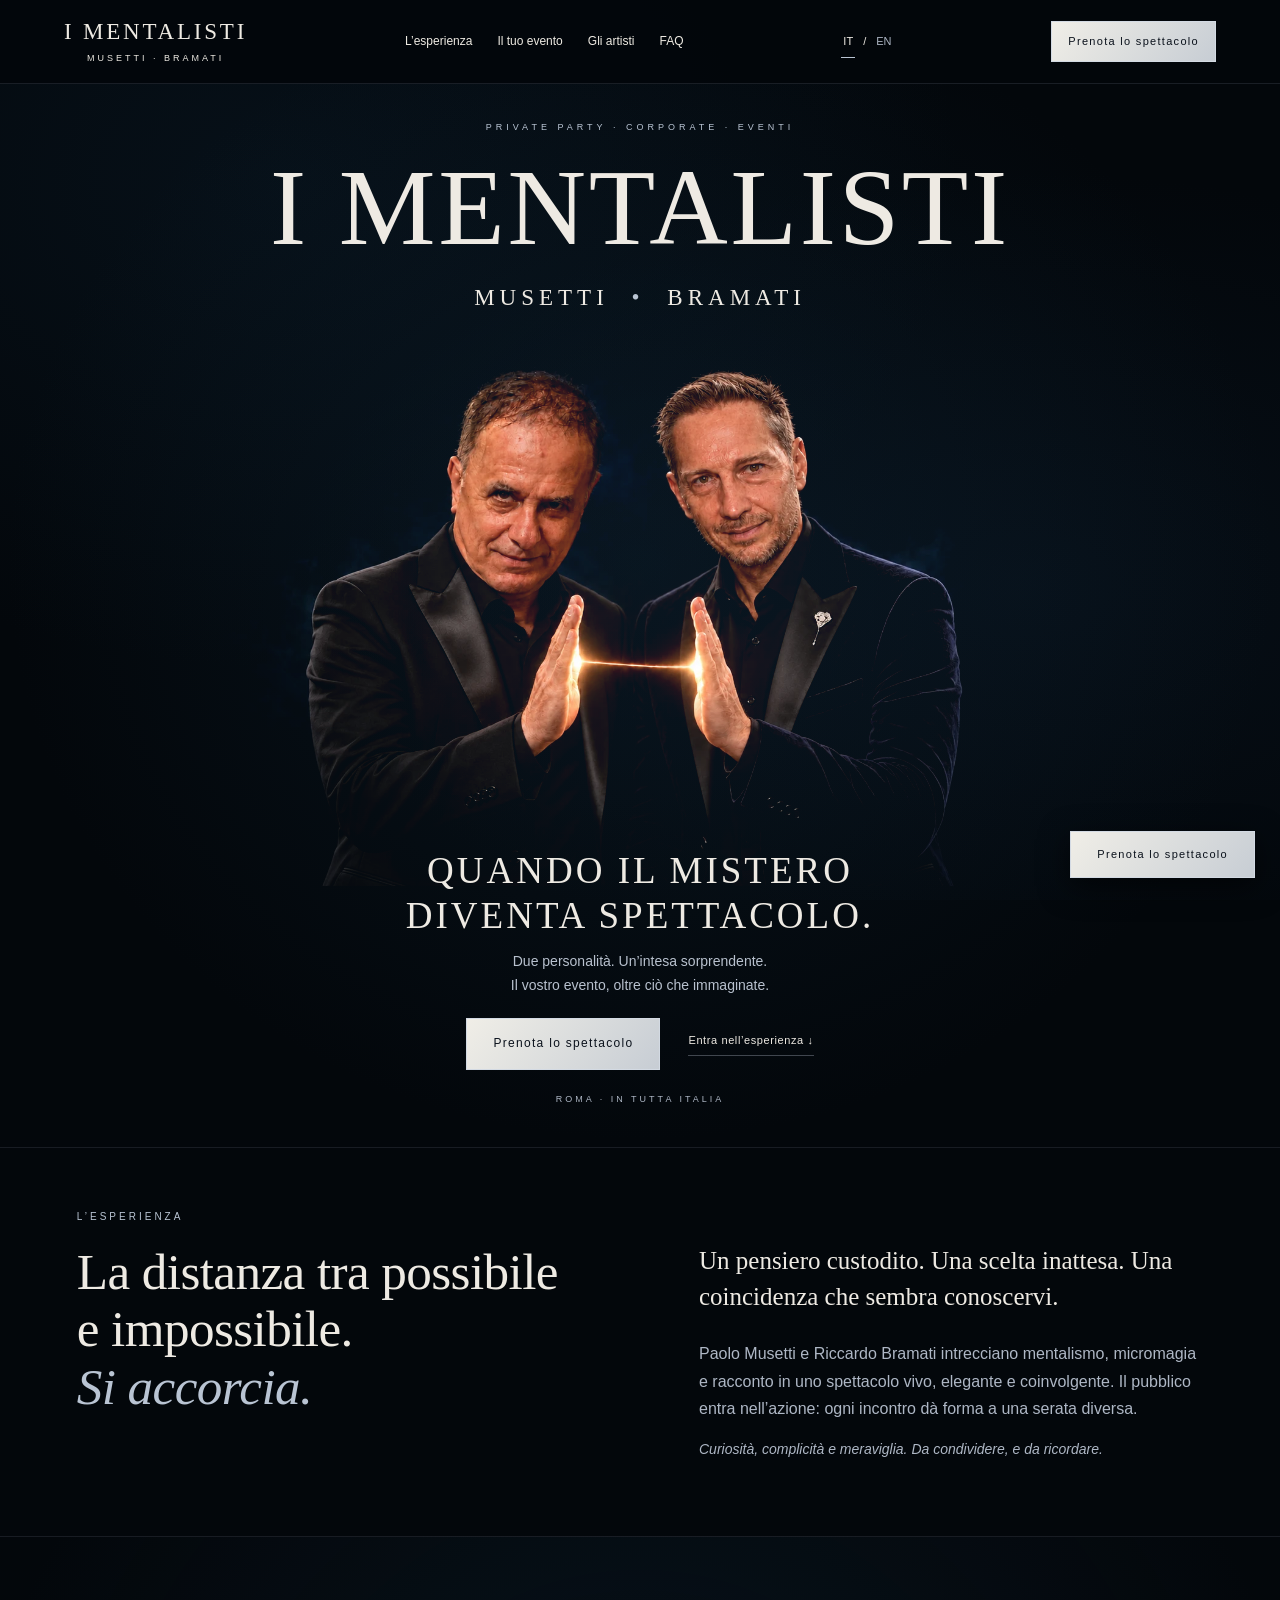
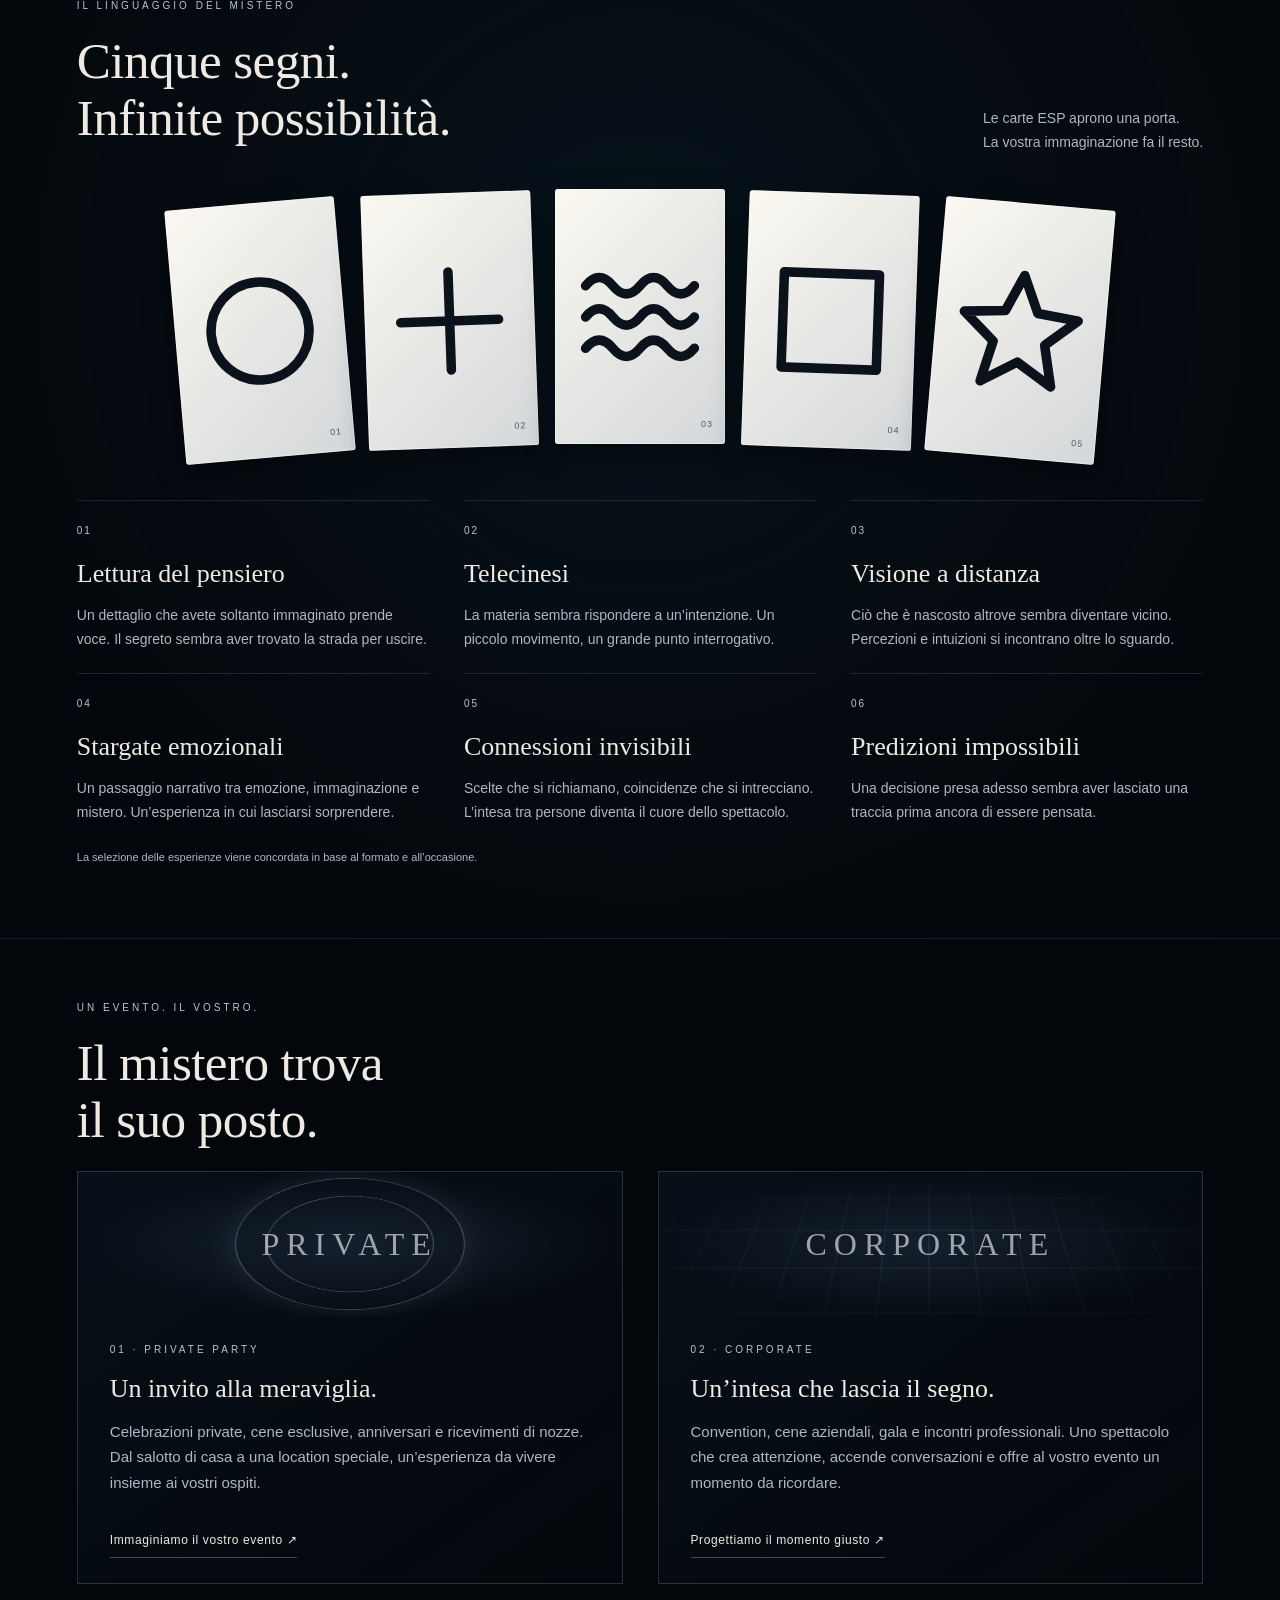
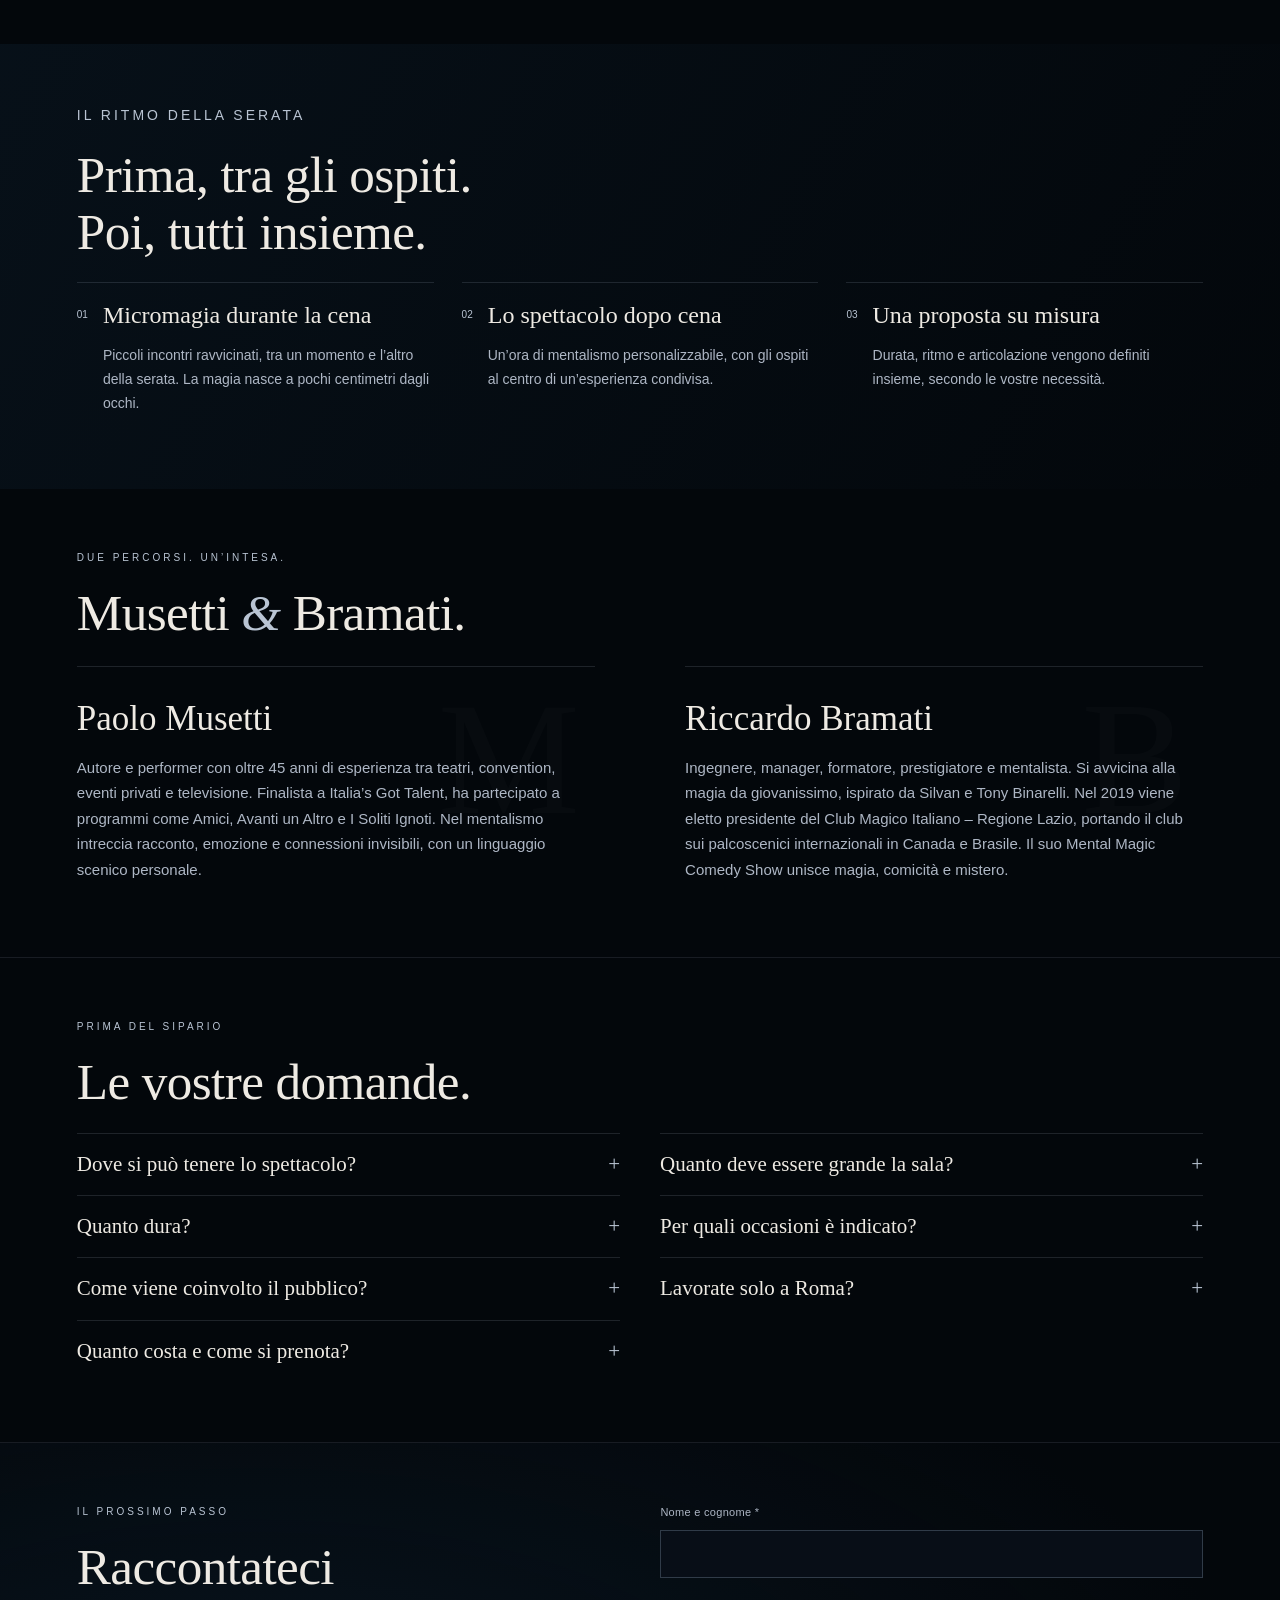
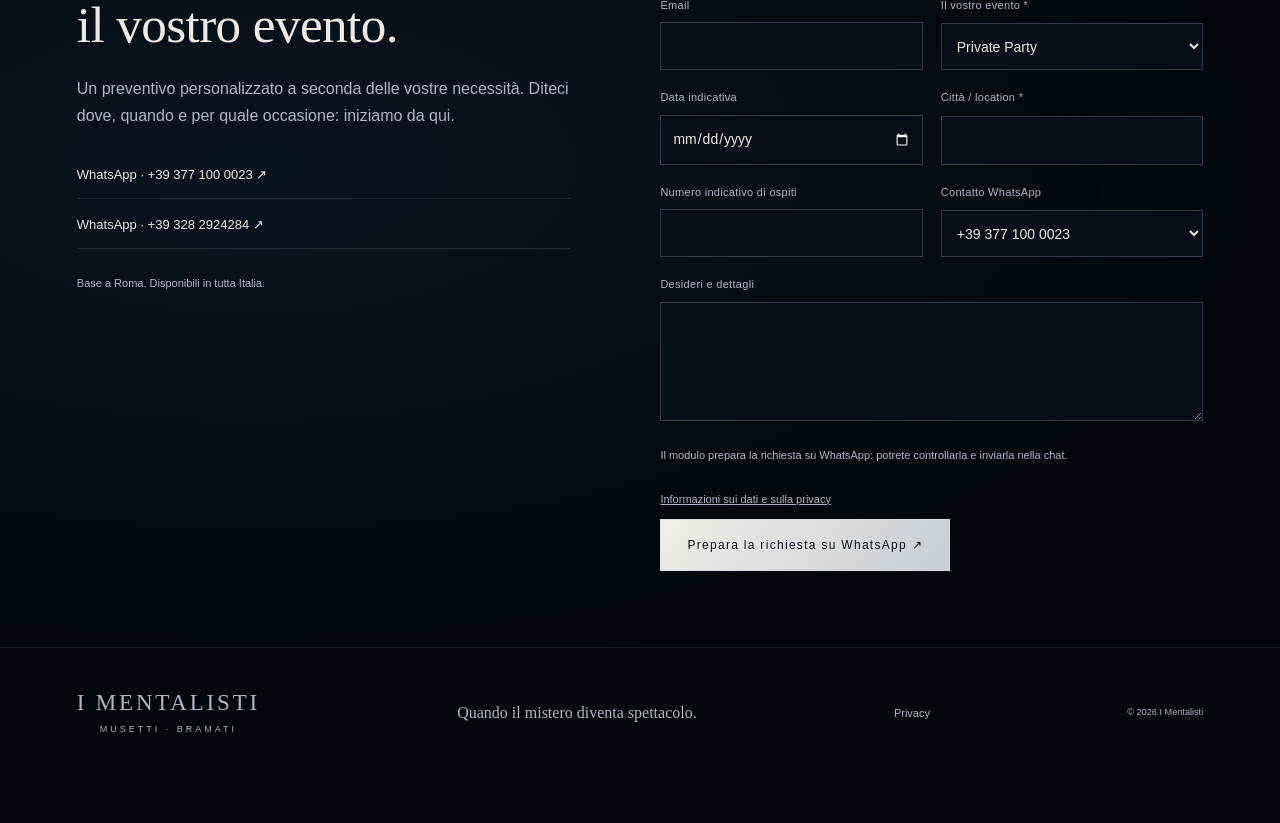
<file: index.html>
<!doctype html>
<html lang="it"><head><meta charset="utf-8"><meta name="viewport" content="width=device-width, initial-scale=1"><title>I Mentalisti — Musetti • Bramati | Eventi privati e corporate</title><meta name="description" content="Paolo Musetti e Riccardo Bramati: micromagia durante la cena e un'ora di mentalismo personalizzabile. Private Party e Corporate. Roma e tutta Italia."><meta name="theme-color" content="#080d14"><meta property="og:title" content="I Mentalisti — Quando il mistero diventa spettacolo"><meta property="og:description" content="Musetti • Bramati. Mentalismo per eventi privati e corporate, a Roma e in tutta Italia."><meta property="og:type" content="website"><meta property="og:image" content="https://magopaolo-blip.github.io/i-mentalisti/assets/hero-mentalisti.webp"><link rel="stylesheet" href="assets/style.css?v=4"><link rel="icon" href="assets/favicon.svg"><script src="assets/site.js" defer></script></head>
<body><a class="skip" href="#main">Salta al contenuto</a>
<header><a href="#" class="wordmark">I MENTALISTI<span>MUSETTI · BRAMATI</span></a><nav aria-label="Menu"><a href="#esperienza" data-i="nav1">L’esperienza</a><a href="#occasioni" data-i="nav2">Il tuo evento</a><a href="#artisti" data-i="nav3">Gli artisti</a><a href="#faq">FAQ</a></nav><div class="languages" aria-label="Language"><button type="button" data-lang="it" aria-pressed="true">IT</button><span>/</span><button type="button" data-lang="en" aria-pressed="false">EN</button></div><a class="button small" href="#contatti" data-i="book">Prenota lo spettacolo</a></header>
<main id="main">
<section class="hero hero-cinematic"><div class="hero-identity"><p class="eyebrow" data-i="heroEye">PRIVATE PARTY · CORPORATE · EVENTI</p><h1>I MENTALISTI</h1><p class="names">MUSETTI <span>•</span> BRAMATI</p></div><div class="hero-portrait"><img src="assets/hero-mentalisti.webp" width="1680" height="945" alt="Musetti e Bramati a mezzo busto: un filo luminoso collega i loro palmi" fetchpriority="high"></div><div class="hero-invitation"><h2 data-i="heroTitle">Quando il mistero <br>diventa spettacolo.</h2><p class="lead" data-i="heroLead">Due personalità. Un’intesa sorprendente. <br>Il vostro evento, oltre ciò che immaginate.</p><div class="hero-actions"><a class="button" href="#contatti" data-i="book">Prenota lo spettacolo</a><a class="text-link" href="#esperienza" data-i="discover">Entra nell’esperienza ↓</a></div><p class="hero-note" data-i="where">ROMA · IN TUTTA ITALIA</p></div></section>
<section class="intro section" id="esperienza"><p class="eyebrow" data-i="introEye">L’ESPERIENZA</p><div class="editorial"><h2 data-i="introTitle">La distanza tra possibile<br>e impossibile.<br><em>Si accorcia.</em></h2><div><p class="large" data-i="introLead">Un pensiero custodito. Una scelta inattesa. Una coincidenza che sembra conoscervi.</p><p data-i="introBody">Paolo Musetti e Riccardo Bramati intrecciano mentalismo, micromagia e racconto in uno spettacolo vivo, elegante e coinvolgente. Il pubblico entra nell’azione: ogni incontro dà forma a una serata diversa.</p><p class="quiet" data-i="introEnd">Curiosità, complicità e meraviglia. Da condividere, e da ricordare.</p></div></div></section>
<section class="mysteries section"><div class="section-heading"><div><p class="eyebrow" data-i="expEye">IL LINGUAGGIO DEL MISTERO</p><h2 data-i="expTitle">Cinque segni.<br>Infinite possibilità.</h2></div><p data-i="expLead">Le carte ESP aprono una porta.<br>La vostra immaginazione fa il resto.</p></div><div class="esp-cards" aria-hidden="true"><div><svg viewBox="0 0 100 100" xmlns="http://www.w3.org/2000/svg"><circle cx="50" cy="50" r="36"/></svg><small>01</small></div><div><svg viewBox="0 0 100 100" xmlns="http://www.w3.org/2000/svg"><path d="M50 14V86M14 50H86"/></svg><small>02</small></div><div><svg viewBox="0 0 100 100" xmlns="http://www.w3.org/2000/svg"><path d="M10 27Q20 15 30 27T50 27T70 27T90 27M10 50Q20 38 30 50T50 50T70 50T90 50M10 73Q20 61 30 73T50 73T70 73T90 73"/></svg><small>03</small></div><div><svg viewBox="0 0 100 100" xmlns="http://www.w3.org/2000/svg"><rect x="15" y="15" width="70" height="70"/></svg><small>04</small></div><div><svg viewBox="0 0 100 100" xmlns="http://www.w3.org/2000/svg"><path d="M50 9 62 36 92 39 69 59 76 89 50 73 24 89 31 59 8 39 38 36Z"/></svg><small>05</small></div></div><div class="effects"><article><span class="number">01</span><h3 data-i="e1">Lettura del pensiero</h3><p data-i="e1p">Un dettaglio che avete soltanto immaginato prende voce. Il segreto sembra aver trovato la strada per uscire.</p></article><article><span class="number">02</span><h3 data-i="e2">Telecinesi</h3><p data-i="e2p">La materia sembra rispondere a un’intenzione. Un piccolo movimento, un grande punto interrogativo.</p></article><article><span class="number">03</span><h3 data-i="e3">Visione a distanza</h3><p data-i="e3p">Ciò che è nascosto altrove sembra diventare vicino. Percezioni e intuizioni si incontrano oltre lo sguardo.</p></article><article><span class="number">04</span><h3 data-i="e4">Stargate emozionali</h3><p data-i="e4p">Un passaggio narrativo tra emozione, immaginazione e mistero. Un’esperienza in cui lasciarsi sorprendere.</p></article><article><span class="number">05</span><h3 data-i="e5">Connessioni invisibili</h3><p data-i="e5p">Scelte che si richiamano, coincidenze che si intrecciano. L’intesa tra persone diventa il cuore dello spettacolo.</p></article><article><span class="number">06</span><h3 data-i="e6">Predizioni impossibili</h3><p data-i="e6p">Una decisione presa adesso sembra aver lasciato una traccia prima ancora di essere pensata.</p></article></div><p class="fine" data-i="repertoire">La selezione delle esperienze viene concordata in base al formato e all’occasione.</p></section>
<section class="section" id="occasioni"><p class="eyebrow" data-i="eventEye">UN EVENTO. IL VOSTRO.</p><h2 class="event-heading" data-i="eventTitle">Il mistero trova<br>il suo posto.</h2><div class="formats"><article class="format private"><div class="format-art" aria-hidden="true"><div class="orbit"></div><span>PRIVATE</span></div><p class="eyebrow">01 · PRIVATE PARTY</p><h3 data-i="privateTitle">Un invito alla meraviglia.</h3><p data-i="privateBody">Celebrazioni private, cene esclusive, anniversari e ricevimenti di nozze. Dal salotto di casa a una location speciale, un’esperienza da vivere insieme ai vostri ospiti.</p><a class="text-link" href="#contatti" data-format="Private Party" data-i="privateCta">Immaginiamo il vostro evento ↗</a></article><article class="format corporate"><div class="format-art" aria-hidden="true"><div class="grid-art"></div><span>CORPORATE</span></div><p class="eyebrow">02 · CORPORATE</p><h3 data-i="corporateTitle">Un’intesa che lascia il segno.</h3><p data-i="corporateBody">Convention, cene aziendali, gala e incontri professionali. Uno spettacolo che crea attenzione, accende conversazioni e offre al vostro evento un momento da ricordare.</p><a class="text-link" href="#contatti" data-format="Corporate" data-i="corporateCta">Progettiamo il momento giusto ↗</a></article></div></section>
<section class="journey section"><div><p class="eyebrow" data-i="journeyEye">IL RITMO DELLA SERATA</p><h2 data-i="journeyTitle">Prima, tra gli ospiti.<br>Poi, tutti insieme.</h2></div><div class="journey-steps"><article><span>01</span><div><h3 data-i="j1">Micromagia durante la cena</h3><p data-i="j1p">Piccoli incontri ravvicinati, tra un momento e l’altro della serata. La magia nasce a pochi centimetri dagli occhi.</p></div></article><article><span>02</span><div><h3 data-i="j2">Lo spettacolo dopo cena</h3><p data-i="j2p">Un’ora di mentalismo personalizzabile, con gli ospiti al centro di un’esperienza condivisa.</p></div></article><article><span>03</span><div><h3 data-i="j3">Una proposta su misura</h3><p data-i="j3p">Durata, ritmo e articolazione vengono definiti insieme, secondo le vostre necessità.</p></div></article></div></section>
<section class="section artists" id="artisti"><p class="eyebrow" data-i="artistsEye">DUE PERCORSI. UN’INTESA.</p><h2 data-i="artistsTitle">Musetti <em>&</em> Bramati.</h2><div class="bios"><article><span class="initial" aria-hidden="true">M</span><h3>Paolo Musetti</h3><p data-i="bio1">Autore e performer con oltre 45 anni di esperienza tra teatri, convention, eventi privati e televisione. Finalista a Italia’s Got Talent, ha partecipato a programmi come Amici, Avanti un Altro e I Soliti Ignoti. Nel mentalismo intreccia racconto, emozione e connessioni invisibili, con un linguaggio scenico personale.</p></article><article><span class="initial" aria-hidden="true">B</span><h3>Riccardo Bramati</h3><p data-i="bio2">Ingegnere, manager, formatore, prestigiatore e mentalista. Si avvicina alla magia da giovanissimo, ispirato da Silvan e Tony Binarelli. Nel 2019 viene eletto presidente del Club Magico Italiano – Regione Lazio, portando il club sui palcoscenici internazionali in Canada e Brasile. Il suo Mental Magic Comedy Show unisce magia, comicità e mistero.</p></article></div></section>
<section class="section faq" id="faq"><div><p class="eyebrow" data-i="faqEye">PRIMA DEL SIPARIO</p><h2 data-i="faqTitle">Le vostre domande.</h2></div><div class="faq-list"></div></section>
<section class="section contact" id="contatti"><div><p class="eyebrow" data-i="contactEye">IL PROSSIMO PASSO</p><h2 data-i="contactTitle">Raccontateci<br>il vostro evento.</h2><p data-i="contactBody">Un preventivo personalizzato a seconda delle vostre necessità. Diteci dove, quando e per quale occasione: iniziamo da qui.</p><div class="contact-links"><a href="https://wa.me/393771000023" target="_blank" rel="noopener">WhatsApp · +39 377 100 0023 ↗</a><a href="https://wa.me/393282924284" target="_blank" rel="noopener">WhatsApp · +39 328 2924284 ↗</a></div><p class="fine" data-i="contactWhere">Base a Roma. Disponibili in tutta Italia.</p></div><form id="enquiry"><div class="field"><label for="name" data-i="name">Nome e cognome *</label><input id="name" name="name" autocomplete="name" required maxlength="100"></div><div class="row"><div class="field"><label for="email">Email</label><input id="email" name="email" type="email" autocomplete="email" maxlength="254"></div><div class="field"><label for="type" data-i="type">Il vostro evento *</label><select id="type" name="type" required><option>Private Party</option><option>Corporate</option><option value="Other" data-i="other">Altro</option></select></div></div><div class="row"><div class="field"><label for="date" data-i="date">Data indicativa</label><input id="date" name="date" type="date"></div><div class="field"><label for="city" data-i="city">Città / location *</label><input id="city" name="city" required maxlength="200"></div></div><div class="row"><div class="field"><label for="guests" data-i="guests">Numero indicativo di ospiti</label><input id="guests" name="guests" type="number" min="1" max="100000"></div><div class="field"><label for="recipient" data-i="recipient">Contatto WhatsApp</label><select id="recipient" name="recipient"><option value="393771000023">+39 377 100 0023</option><option value="393282924284">+39 328 2924284</option></select></div></div><div class="field"><label for="message" data-i="message">Desideri e dettagli</label><textarea id="message" name="message" rows="4" maxlength="4000"></textarea></div><p class="fine" data-i="formNote">Il modulo prepara la richiesta su WhatsApp: potrete controllarla e inviarla nella chat.</p><p class="fine"><a href="privacy.html" data-i="privacyLink">Informazioni sui dati e sulla privacy</a></p><button class="button" type="submit" data-i="submit">Prepara la richiesta su WhatsApp ↗</button><p id="form-status" role="status"></p></form></section>
</main><footer><a class="wordmark" href="#">I MENTALISTI<span>MUSETTI · BRAMATI</span></a><p data-i="footer">Quando il mistero diventa spettacolo.</p><a href="privacy.html">Privacy</a><small>© <span id="year"></span> I Mentalisti</small></footer><a class="floating-book button" href="#contatti" data-i="book">Prenota lo spettacolo</a></body></html>
</file>
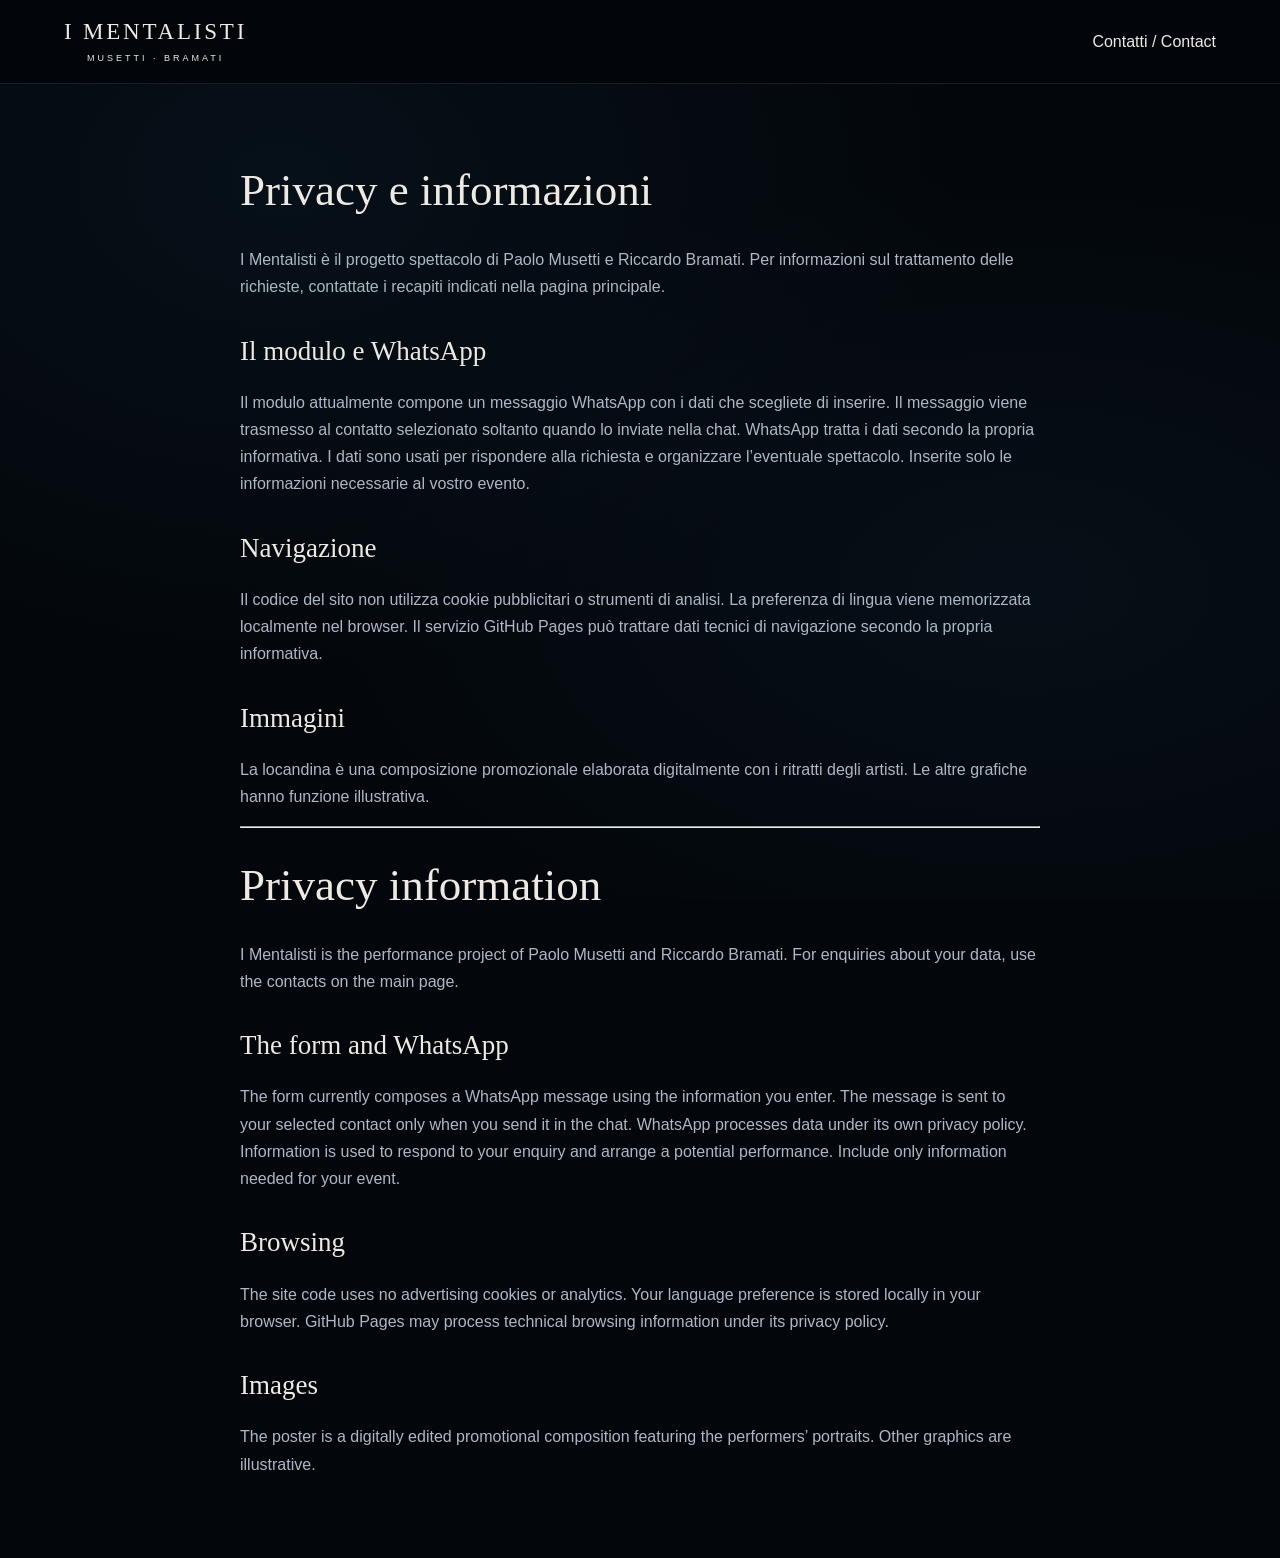
<file: privacy.html>
<!doctype html><html lang="it"><head><meta charset="utf-8"><meta name="viewport" content="width=device-width,initial-scale=1"><title>Privacy | I Mentalisti</title><meta name="robots" content="noindex"><link rel="stylesheet" href="assets/style.css"></head><body><header><a class="wordmark" href="index.html">I MENTALISTI<span>MUSETTI · BRAMATI</span></a><a href="index.html#contatti">Contatti / Contact</a></header><main class="legal"><h1>Privacy e informazioni</h1><p>I Mentalisti è il progetto spettacolo di Paolo Musetti e Riccardo Bramati. Per informazioni sul trattamento delle richieste, contattate i recapiti indicati nella pagina principale.</p><h2>Il modulo e WhatsApp</h2><p>Il modulo attualmente compone un messaggio WhatsApp con i dati che scegliete di inserire. Il messaggio viene trasmesso al contatto selezionato soltanto quando lo inviate nella chat. WhatsApp tratta i dati secondo la propria informativa. I dati sono usati per rispondere alla richiesta e organizzare l’eventuale spettacolo. Inserite solo le informazioni necessarie al vostro evento.</p><h2>Navigazione</h2><p>Il codice del sito non utilizza cookie pubblicitari o strumenti di analisi. La preferenza di lingua viene memorizzata localmente nel browser. Il servizio GitHub Pages può trattare dati tecnici di navigazione secondo la propria informativa.</p><h2>Immagini</h2><p>La locandina è una composizione promozionale elaborata digitalmente con i ritratti degli artisti. Le altre grafiche hanno funzione illustrativa.</p><hr><h1 lang="en">Privacy information</h1><div lang="en"><p>I Mentalisti is the performance project of Paolo Musetti and Riccardo Bramati. For enquiries about your data, use the contacts on the main page.</p><h2>The form and WhatsApp</h2><p>The form currently composes a WhatsApp message using the information you enter. The message is sent to your selected contact only when you send it in the chat. WhatsApp processes data under its own privacy policy. Information is used to respond to your enquiry and arrange a potential performance. Include only information needed for your event.</p><h2>Browsing</h2><p>The site code uses no advertising cookies or analytics. Your language preference is stored locally in your browser. GitHub Pages may process technical browsing information under its privacy policy.</p><h2>Images</h2><p>The poster is a digitally edited promotional composition featuring the performers’ portraits. Other graphics are illustrative.</p></div></main></body></html>
</file>
<file: assets/style.css>
@charset "UTF-8";
:root{--ink:#080d14;--panel:#101923;--pearl:#e9e5dc;--muted:#aab3c0;--gold:#cdb18b;--line:#ffffff26;--serif:Didot,"Bodoni MT","Times New Roman",serif}*{box-sizing:border-box}html{scroll-behavior:smooth;scroll-padding-top:100px}body{margin:0;color:var(--pearl);background:var(--ink);font:16px/1.7 Arial,sans-serif}a{color:inherit;text-decoration:none}button,input,select,textarea{font:inherit}a:focus-visible,button:focus-visible{outline:2px solid var(--gold);outline-offset:5px}.skip{position:absolute;left:12px;top:-100px}.skip:focus{top:12px;z-index:100;background:#000}header{height:100px;display:flex;gap:30px;align-items:center;justify-content:space-between;padding:0 5%;border-bottom:1px solid var(--line);background:#080d14f5;position:sticky;top:0;z-index:30}.wordmark{font:23px/1 var(--serif);letter-spacing:2px;white-space:nowrap}.wordmark span{display:block;font:9px Arial;letter-spacing:3px;margin-top:10px;text-align:center}nav{display:flex;gap:25px;font-size:12px}nav a:hover,.text-link:hover{color:var(--gold)}.languages{display:flex;align-items:center;gap:8px;font-size:11px}.languages button{border:0;color:var(--muted);background:none;cursor:pointer;padding:7px 2px;font-size:11px}.languages button[aria-pressed=true]{color:var(--pearl);border-bottom:1px solid var(--gold)}.button{display:inline-flex;align-items:center;justify-content:center;min-height:52px;padding:13px 26px;background:var(--pearl);color:#10151d;font-size:12px;letter-spacing:.9px;border:1px solid var(--pearl);cursor:pointer;transition:.2s}.button:hover{background:var(--gold);border-color:var(--gold)}.button.small{font-size:11px;min-height:40px;padding:10px 16px}.hero{position:relative;display:grid;grid-template-columns:1fr 1fr;min-height:760px;max-width:1600px;margin:auto;overflow:hidden;background:radial-gradient(ellipse at 70% 45%,#14263766,transparent 65%)}.hero-copy{padding:110px 6% 100px 12%;align-self:center;z-index:1}.eyebrow{font-size:10px;letter-spacing:2.6px;color:var(--gold);margin:0 0 28px;font-weight:600}.hero h1{font:clamp(38px,4.2vw,74px)/1 var(--serif);letter-spacing:1px;white-space:nowrap;margin:0 0 15px}.names{letter-spacing:5px;font-size:12px}.names span{padding:0 10px;color:var(--gold)}.light-rule{width:180px;height:1px;margin:35px 0;background:linear-gradient(90deg,var(--gold),#f8efda,transparent);box-shadow:0 0 15px #d1ad6d88}.hero h2{font:clamp(32px,3.2vw,52px)/1.14 var(--serif);margin:0 0 25px}.lead{color:var(--muted);font-size:16px;line-height:1.7;margin-bottom:30px}.text-link{display:inline-block;font-size:12px;letter-spacing:.6px;border-bottom:1px solid #cdb18b55;padding-bottom:6px}.hero .text-link{display:block;width:fit-content;margin-top:20px}.hero-note{font-size:9px;letter-spacing:3px;margin:45px 0 0;color:var(--muted)}.poster{padding:36px 7% 40px 0;align-self:center}.poster img{display:block;width:100%;max-height:790px;object-fit:contain;mask-image:linear-gradient(black 92%,transparent)}.hero-index{position:absolute;left:6%;bottom:24px;color:#67717e;font-size:9px;letter-spacing:2px}.section{padding:100px max(6%,calc((100vw - 1250px)/2));scroll-margin-top:0}.section h2{font:clamp(36px,4vw,60px)/1.12 var(--serif);font-weight:400;margin:0 0 30px}.section h2 em{font-weight:400;color:var(--gold)}.section p{color:var(--muted)}.section .eyebrow{color:var(--gold)}.intro{border-top:1px solid var(--line)}.editorial{display:grid;grid-template-columns:1.1fr 1fr;gap:10%}.editorial .large{color:var(--pearl);font:25px/1.45 var(--serif);margin-top:0}.quiet{font-style:italic;font-size:14px}.mysteries{background:radial-gradient(ellipse at 45% 30%,#1b2b3b88,transparent 70%),#0c131d;border-block:1px solid var(--line)}.section-heading{display:flex;justify-content:space-between;align-items:end;gap:30px}.section-heading>p{font-size:14px;max-width:300px}.esp-cards{display:flex;justify-content:center;gap:25px;margin:55px auto 65px}.esp-cards>div{width:150px;aspect-ratio:2/3;background:linear-gradient(125deg,#f6f1e6,#c3c0b7);color:#121b28;border-radius:5px;box-shadow:10px 20px 30px #0008;display:flex;align-items:center;justify-content:center;position:relative;transform:rotate(-5deg)}.esp-cards>div:nth-child(2){transform:rotate(-2deg) translateY(-10px)}.esp-cards>div:nth-child(3){transform:translateY(-14px)}.esp-cards>div:nth-child(4){transform:rotate(2deg) translateY(-10px)}.esp-cards>div:nth-child(5){transform:rotate(5deg)}.esp-cards span{font:82px/1 Arial}.esp-cards small{position:absolute;bottom:12px;right:12px;font-size:9px;letter-spacing:1px}.effects{display:grid;grid-template-columns:repeat(3,1fr);gap:35px 50px}.effects article{border-top:1px solid var(--line);padding-top:20px}.number{font-size:10px;letter-spacing:2px;color:var(--gold)}h3{font:26px/1.2 var(--serif);font-weight:400;margin:15px 0}.effects p{font-size:14px}.fine{font-size:11px;line-height:1.7;color:var(--muted)}.mysteries>.fine{margin-top:40px}.formats{display:grid;grid-template-columns:1fr 1fr;gap:35px}.format{border:1px solid var(--line);padding:32px}.format-art{height:200px;position:relative;display:flex;align-items:center;justify-content:center;overflow:hidden;background:radial-gradient(ellipse,#24334066,transparent 70%);margin:-32px -32px 35px}.format-art>span{font:40px var(--serif);letter-spacing:8px;color:#fff9;z-index:1}.orbit{position:absolute;border:1px solid #cdb18b55;width:230px;height:230px;border-radius:50%;transform:rotateX(55deg) rotateZ(-25deg);box-shadow:0 0 30px #cdb18b22}.orbit:after{content:'';position:absolute;inset:30px;border:1px solid #cdb18b55;border-radius:50%}.grid-art{position:absolute;inset:0;background-image:linear-gradient(#a5c6ec14 1px,transparent 1px),linear-gradient(90deg,#a5c6ec14 1px,transparent 1px);background-size:30px 30px;transform:perspective(300px) rotateX(35deg) scale(1.5);mask-image:radial-gradient(ellipse,#000,transparent 70%)}.format .eyebrow{margin-bottom:12px}.format p:not(.eyebrow){font-size:15px}.format .text-link{margin-top:20px}.journey{background:#0e1722;display:grid;grid-template-columns:1fr 1fr;gap:9%}.journey-steps article{display:flex;gap:25px;padding:22px 0;border-top:1px solid var(--line)}.journey-steps article>span{color:var(--gold);font-size:10px;padding-top:5px}.journey h3{margin:0;font-size:24px}.journey p{font-size:14px}.bios{display:grid;grid-template-columns:1fr 1fr;gap:8%;margin-top:40px}.bios article{position:relative;padding-top:35px;border-top:1px solid var(--line)}.initial{font:160px var(--serif);color:#ffffff05;position:absolute;right:15px;top:0;z-index:-1}.bios h3{font-size:35px}.bios p{font-size:15px}.faq{border-top:1px solid var(--line);display:grid;grid-template-columns:.8fr 1.2fr;gap:8%}details{border-top:1px solid var(--line);padding:20px 0}details:last-child{border-bottom:1px solid var(--line)}summary{font:21px/1.4 var(--serif);cursor:pointer;list-style:none;padding-right:30px;position:relative}summary:after{content:'+';position:absolute;right:0;color:var(--gold)}details[open] summary:after{content:'−'}details p{font-size:14px;margin-bottom:0}.contact{background:radial-gradient(ellipse at 15% 50%,#1a2d4180,transparent 55%),#0d1520;border-block:1px solid var(--line);display:grid;grid-template-columns:1fr 1.1fr;gap:8%}.contact-links{margin-top:35px;display:grid;gap:15px;font-size:13px}.contact-links a{border-bottom:1px solid var(--line);padding-bottom:12px}.contact .fine{margin-top:25px}.field{display:grid;gap:8px;margin-bottom:18px}label{font-size:11px;letter-spacing:.3px;color:var(--muted)}input,select,textarea{width:100%;border:1px solid #8296ac55;border-radius:0;background:#080e17;color:var(--pearl);padding:11px;min-height:46px;font-size:14px;color-scheme:dark}input:focus,select:focus,textarea:focus{outline:1px solid var(--gold)}.row{display:grid;grid-template-columns:1fr 1fr;gap:18px}form .fine a{text-decoration:underline}footer{display:flex;align-items:center;gap:30px;justify-content:space-between;padding:55px 6% 100px;font-size:11px;color:var(--muted)}footer p{font-family:var(--serif);font-size:16px}.floating-book{position:fixed;right:25px;bottom:22px;z-index:40;box-shadow:0 8px 30px #0008;font-size:11px;min-height:46px}.legal{max-width:850px;margin:80px auto;padding:0 25px}.legal h1{font:45px var(--serif)}.legal h2{font:27px var(--serif);margin-top:35px}.legal p{color:var(--muted)}
@media(max-width:1000px){header{gap:15px}nav{gap:15px}.hero-copy{padding-left:10%}.hero{min-height:auto}.hero h1{font-size:40px}.hero h2{font-size:35px}.section{padding:75px 6%}.esp-cards>div{width:125px}.esp-cards span{font-size:65px}.effects{gap:25px}.format-art>span{font-size:30px;letter-spacing:5px}}
@media(max-width:760px){html{scroll-padding-top:80px}header{height:78px;padding:0 5%}header nav,header>.button{display:none}.wordmark{font-size:20px}.hero{display:flex;flex-direction:column}.poster{order:0;padding:25px 13% 0;width:100%}.poster img{max-height:650px}.hero-copy{order:1;padding:10px 7% 65px;text-align:center;width:100%}.hero-copy>.eyebrow{font-size:9px;margin:10px 0 25px}.hero h1{font-size:45px}.names{font-size:10px;letter-spacing:4px}.light-rule{margin:25px auto}.hero h2{font-size:37px}.hero .text-link{margin:20px auto 0}.hero-note{margin-top:30px}.hero-index{display:none}.section{padding:65px 7%}.editorial,.journey,.faq,.contact{grid-template-columns:1fr;gap:25px}.section h2{font-size:40px}.section-heading{display:block}.esp-cards{gap:9px;margin:35px 0 50px}.esp-cards>div{width:calc((100% - 36px)/5);border-radius:3px}.esp-cards span{font-size:clamp(32px,8vw,56px)}.esp-cards small{font-size:7px;bottom:7px;right:7px}.effects{grid-template-columns:1fr 1fr;gap:25px 20px}.effects h3{font-size:23px}.effects p{font-size:13px}.formats,.bios{grid-template-columns:1fr;gap:30px}.format{padding:25px}.format-art{margin:-25px -25px 25px}.bios h3{font-size:31px}.initial{font-size:120px}.faq h2{margin-bottom:10px}.contact h2{font-size:46px}footer{display:grid;grid-template-columns:1fr 1fr;padding-bottom:110px}footer p{grid-column:1/-1;grid-row:2}footer .wordmark{font-size:18px}.floating-book{bottom:14px;right:14px}.row{gap:12px}}
@media(prefers-reduced-motion:reduce){html{scroll-behavior:auto}*{transition:none!important}}

/* Compact layout and prominent ESP symbols */
header{height:84px}.hero{min-height:640px}.hero-copy{padding-top:55px;padding-bottom:60px}.poster{padding-top:22px;padding-bottom:24px}.poster img{max-height:650px}.section{padding-top:60px;padding-bottom:60px}.eyebrow{margin-bottom:18px}.section h2{margin-bottom:22px}.hero-note{margin-top:28px}.light-rule{margin-top:26px;margin-bottom:26px}.editorial{gap:6%}.esp-cards{gap:20px;margin:35px auto 42px}.esp-cards>div{width:170px;background:linear-gradient(125deg,#fffdf6,#e0ddd4);color:#080d14}.esp-cards svg{display:block;width:80%;height:auto;aspect-ratio:1;overflow:visible;fill:none;stroke:currentColor;stroke-width:7;stroke-linecap:round;stroke-linejoin:round}.effects{gap:22px 35px}.effects article{padding-top:14px}.effects p{margin-top:10px;margin-bottom:0}.mysteries>.fine{margin-top:24px}.format-art{height:145px;margin-bottom:24px}.format{padding-bottom:25px}.bios{margin-top:24px}.bios article{padding-top:16px}.journey{display:block}.journey-steps{display:grid;grid-template-columns:repeat(3,1fr);gap:28px}.journey-steps article{gap:15px;padding:18px 0 0}.faq{display:block}.faq-list{display:grid;grid-template-columns:1fr 1fr;column-gap:40px;align-items:start}details{padding:16px 0}.faq-list details:last-child{border-bottom:0}footer{padding-top:35px;padding-bottom:80px}
@media(max-width:1000px){.esp-cards>div{width:150px}.section{padding-top:48px;padding-bottom:48px}}
@media(max-width:760px){header{height:78px}.hero{min-height:0}.hero-copy{padding-top:8px;padding-bottom:35px}.poster{padding:18px 13% 0}.poster img{max-height:530px}.section{padding-top:38px;padding-bottom:38px}.section h2{margin-bottom:18px}.esp-cards{gap:8px;margin:28px 0 34px}.esp-cards>div{width:calc((100% - 32px)/5)}.esp-cards svg{width:84%;stroke-width:8}.journey-steps{grid-template-columns:1fr;gap:5px}.faq-list{grid-template-columns:1fr}.formats,.bios{gap:22px}.format-art{height:125px}.hero-note{margin-top:22px}.editorial{gap:12px}}

/* Cinematic identity: centred portraits, silver typography, satin tones */
:root{--gold:#b9c4d3;--pearl:#eeeae3;--muted:#aeb7c5;--line:#bccadd25}
body{background:#070c12}header{background:#070c12f2;border-bottom:1px solid #b8c8db20}.wordmark{letter-spacing:2.8px}.button{background:linear-gradient(130deg,#f0eee7,#c7cdd4);border-color:#d3dae3;color:#0b121c;letter-spacing:1.3px}.button:hover{background:#fff;color:#080d14;border-color:#fff}.text-link{border-color:#b9c4d355}.hero-cinematic{display:flex;flex-direction:column;align-items:center;min-height:0;max-width:none;text-align:center;overflow:hidden;background:radial-gradient(ellipse at 50% 45%,#14233870,transparent 64%),#070c12;padding:36px 0 40px}.hero-identity{position:relative;z-index:2;width:100%;padding:0 20px}.hero-identity .eyebrow{font-size:9px;letter-spacing:4px;margin:0 0 22px}.hero-cinematic h1{font:clamp(52px,8.5vw,118px)/.94 var(--serif);font-weight:400;letter-spacing:.025em;white-space:normal;margin:0;color:#eeeae3}.hero-cinematic .names{font-family:var(--serif);font-size:clamp(16px,2vw,23px);letter-spacing:5px;margin:18px 0 0}.hero-cinematic .names span{color:#b9c4d3;padding:0 12px}.hero-portrait{width:min(100%,1160px);margin:-5px auto 0;position:relative;line-height:0}.hero-portrait img{display:block;width:100%;height:auto;max-height:575px;object-fit:contain;margin:0 auto;mask-image:linear-gradient(black 78%,transparent 100%)}.hero-portrait:after{content:'';position:absolute;inset:0;pointer-events:none;background:linear-gradient(90deg,#070c12,transparent 15%,transparent 85%,#070c12)}.hero-invitation{position:relative;z-index:2;margin-top:-38px;padding:0 24px;width:100%;max-width:1000px}.hero-cinematic h2{font:clamp(24px,3vw,37px)/1.22 var(--serif);text-transform:uppercase;letter-spacing:3px;margin:0 0 12px}.hero-cinematic h2 br{display:none}.hero-cinematic .lead{font-size:14px;line-height:1.7;margin:0 0 20px;color:#b8c1ce}.hero-cinematic .lead br{display:none}.hero-actions{display:flex;justify-content:center;align-items:center;gap:28px}.hero-cinematic .text-link{margin:0;font-size:11px;display:inline-block}.hero-cinematic .hero-note{font-size:9px;letter-spacing:3px;margin:22px 0 0}.section h2{letter-spacing:-.6px}.eyebrow{letter-spacing:3px;font-weight:400}.section{border-color:#bccadd1c}.mysteries{background:radial-gradient(ellipse at 50% 20%,#17263870,transparent 75%),#0b121c}.esp-cards>div{background:linear-gradient(135deg,#faf8f0,#d4d7da);box-shadow:0 12px 30px #0006,inset 0 0 0 1px #fff6;border-radius:3px;color:#0b121b}.esp-cards small{color:#4e5967}.format{background:linear-gradient(145deg,#18233255,#090f1640);border-color:#b6c4d333}.format-art{background:radial-gradient(ellipse,#2b3d5366,transparent 70%)}.format-art>span{font-size:32px;letter-spacing:7px;color:#e4e8edaa}.orbit,.orbit:after{border-color:#b9c4d366}.orbit{box-shadow:0 0 32px #afc8e51a}.journey{background:linear-gradient(130deg,#121d2a,#0b121c)}.contact{background:radial-gradient(ellipse at 15% 50%,#1b2b3f80,transparent 60%),#0c141f}.floating-book{box-shadow:0 8px 30px #0009}
@media(max-width:760px){.hero-cinematic{display:flex;padding:26px 0 32px}.hero-identity{padding:0 16px}.hero-identity .eyebrow{font-size:8px;letter-spacing:2px;margin-bottom:20px}.hero-cinematic h1{font-size:clamp(38px,9.2vw,66px);letter-spacing:.015em}.hero-cinematic .names{font-size:15px;letter-spacing:3.5px;margin-top:12px}.hero-portrait{width:130%;max-width:none;margin:4px -15% 0}.hero-portrait img{max-height:none;mask-image:linear-gradient(black 77%,transparent)}.hero-invitation{margin-top:-12px;padding:0 22px}.hero-cinematic h2{font-size:23px;letter-spacing:1.6px;line-height:1.3}.hero-cinematic h2 br{display:initial}.hero-cinematic .lead{font-size:13px;margin-bottom:18px}.hero-actions{gap:15px;flex-direction:column}.hero-actions .button{min-height:48px}.hero-cinematic .hero-note{margin-top:18px}.format-art>span{font-size:27px;letter-spacing:5px}}

.hero-cinematic h2 br,.hero-cinematic .lead br{display:initial}

/* Continuous photographic backdrop */
:root{--ink:#03070b;--panel:#0b1520}
body{background-color:#03070b;background-image:radial-gradient(ellipse at 22% 20%,#0b1c2a70,transparent 48%),radial-gradient(ellipse at 80% 65%,#0c1c2c60,transparent 50%);background-attachment:fixed;color:var(--pearl)}
header{background:#03070bf0}.hero-cinematic{background:radial-gradient(ellipse at 50% 45%,#10283a60,transparent 70%),transparent}.hero-portrait{isolation:auto}.hero-portrait img{mix-blend-mode:lighten;mask-image:linear-gradient(to bottom,transparent 0%,#000 8%,#000 76%,transparent 100%)}.hero-portrait:after{background:linear-gradient(90deg,#03070b,transparent 17%,transparent 83%,#03070b);opacity:.75}.hero-identity,.hero-invitation{background:transparent}.intro,.artists,.faq{background:transparent}.mysteries{background:radial-gradient(ellipse at 50% 35%,#10263765,transparent 75%)}.journey{background:linear-gradient(120deg,#0d1e2d65,#03070b20)}.contact{background:radial-gradient(ellipse at 20% 40%,#10263970,transparent 70%)}.format{background:linear-gradient(145deg,#10233750,#03070b30)}footer{background:transparent}
@media(max-width:760px){body{background-attachment:scroll}.hero-portrait img{mask-image:linear-gradient(to bottom,transparent 0%,#000 7%,#000 76%,transparent 100%)}}

.hero-portrait:after{display:none}.hero-portrait{width:min(100%,1020px)}.hero-portrait img{max-height:none;mask-image:radial-gradient(ellipse 72% 95% at 50% 35%,#000 48%,transparent 100%)}
@media(max-width:760px){.hero-portrait{width:130%;max-width:none}}
</file>
